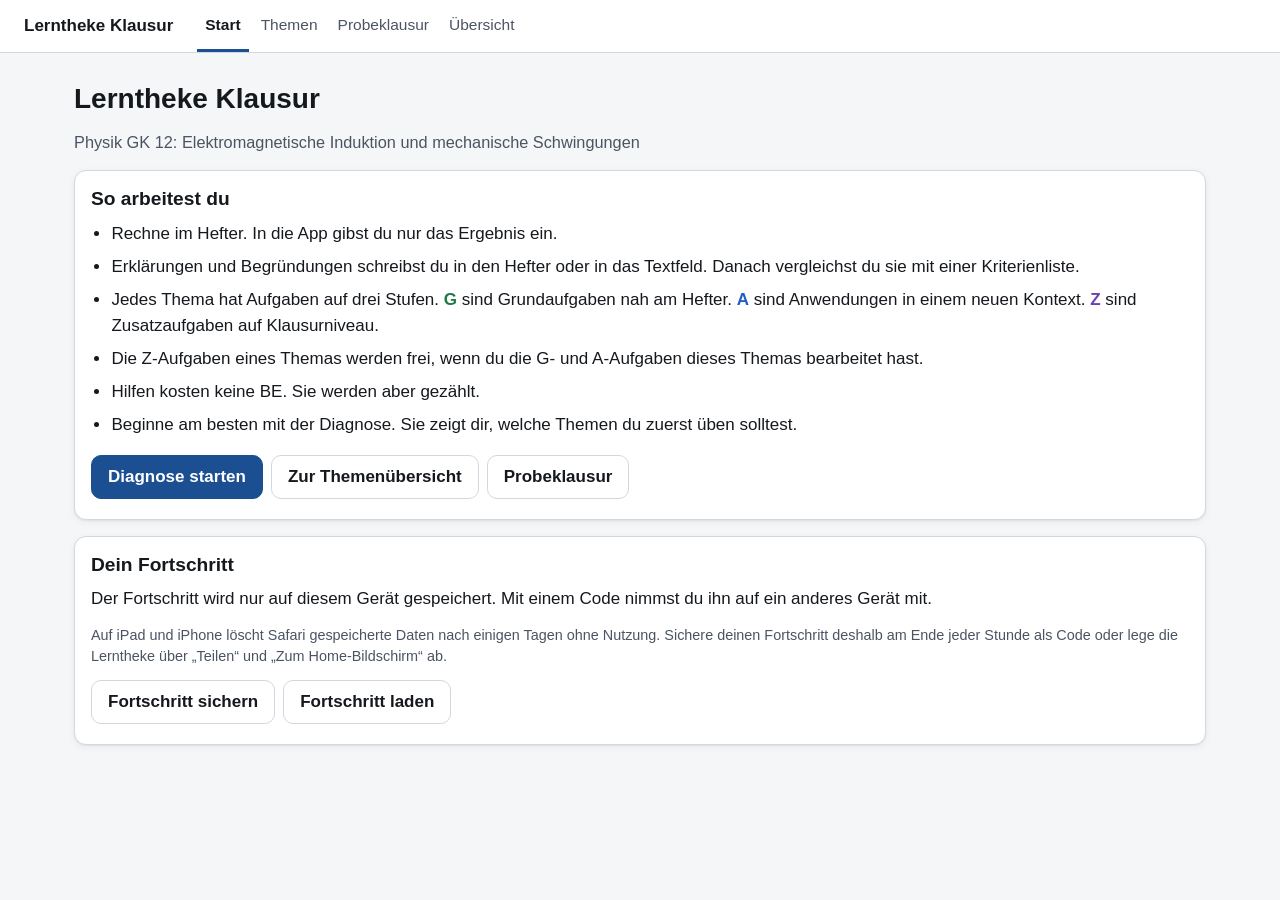
<file: index.html>
<!doctype html>
<html lang="de">
<head>
  <meta charset="utf-8">
  <meta name="viewport" content="width=device-width, initial-scale=1, viewport-fit=cover">
  <title>Lerntheke Klausur</title>
  <meta name="description" content="Digitale Lerntheke zur Klausur Physik GK 12: Elektromagnetische Induktion und mechanische Schwingungen">
  <meta name="theme-color" content="#f5f6f8" media="(prefers-color-scheme: light)">
  <meta name="theme-color" content="#14171c" media="(prefers-color-scheme: dark)">
  <meta name="apple-mobile-web-app-capable" content="yes">
  <meta name="apple-mobile-web-app-title" content="Lerntheke">
  <link rel="manifest" href="manifest.webmanifest">
  <link rel="icon" href="icons/icon.svg" type="image/svg+xml">
  <link rel="apple-touch-icon" href="icons/icon-180.png">
  <link rel="stylesheet" href="lib/katex/katex.min.css">
  <link rel="stylesheet" href="css/app.css">
  <script defer src="lib/katex/katex.min.js"></script>
  <script defer src="lib/katex/contrib/auto-render.min.js"></script>
  <script defer src="lib/qrcode/qrcode.js"></script>
  <script type="module" src="js/app.js"></script>
</head>
<body>
  <header class="kopf">
    <a class="marke" href="#/">Lerntheke Klausur</a>
    <nav id="navigation" aria-label="Hauptnavigation"></nav>
  </header>
  <div id="hinweisleiste" class="hinweisleiste"></div>
  <main id="inhalt" tabindex="-1">
    <noscript><p class="karte">Die Lerntheke braucht JavaScript.</p></noscript>
    <p class="laedt">Die Lerntheke wird geladen.</p>
  </main>
</body>
</html>
</file>
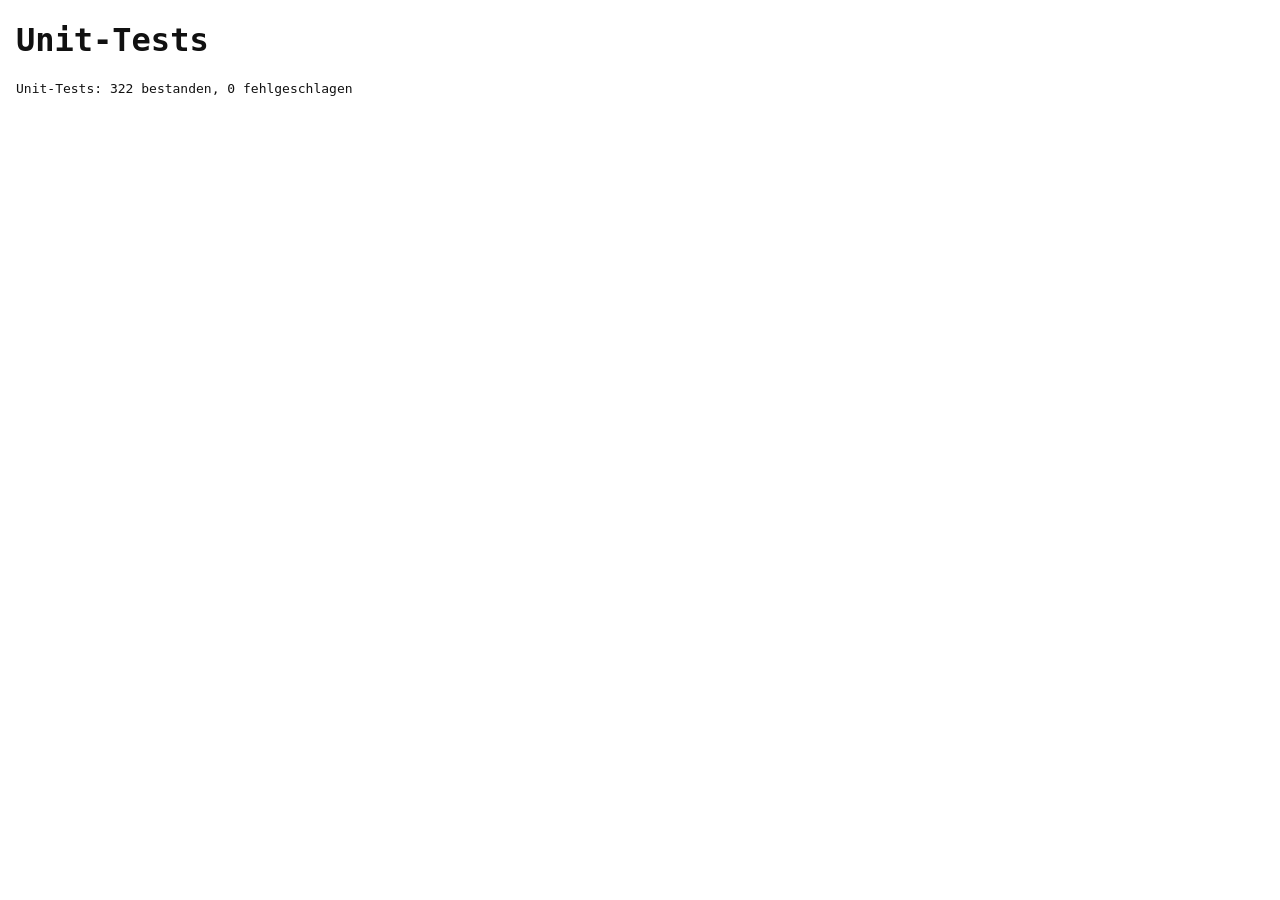
<file: tests/unit.html>
<!doctype html>
<html lang="de">
<head>
  <meta charset="utf-8">
  <meta name="viewport" content="width=device-width, initial-scale=1">
  <title>Unit-Tests</title>
  <style>body { font-family: ui-monospace, Menlo, monospace; margin: 16px; background: #fff; color: #111; }</style>
</head>
<body>
  <h1>Unit-Tests</h1>
  <pre id="ausgabe"></pre>
  <script>
    const ausgabe = document.getElementById('ausgabe');
    const log = console.log;
    console.log = (...x) => { ausgabe.textContent += x.join(' ') + '\n'; log(...x); };
    window.addEventListener('error', (e) => { ausgabe.textContent += 'FEHLER: ' + e.message + '\n'; });
    window.addEventListener('unhandledrejection', (e) => { ausgabe.textContent += 'FEHLER: ' + e.reason + '\nUnit-Tests: abgebrochen\n'; });
  </script>
  <script type="module" src="unit.mjs"></script>
</body>
</html>
</file>
<file: css/app.css>
/* Lerntheke Klausur: ruhig, kontrastreich, mobile first */

:root {
  --hg: #f5f6f8;
  --flaeche: #ffffff;
  --flaeche2: #eef1f5;
  --text: #15181d;
  --text2: #4b5462;
  --linie: #d3d8e0;
  --gitter: #dde2ea;
  --akzent: #1c4f91;
  --akzent-text: #ffffff;
  --g: #1b7a45;
  --a: #1f5fbf;
  --z: #6c3fb4;
  --ok: #1b7a45;
  --ok-hg: #e8f4ec;
  --fehler: #b8322a;
  --fehler-hg: #fbecea;
  --warn: #8a5a00;
  --warn-hg: #fdf3dc;
  --rot: #c8332b;
  --feld: #e4e7ec;
  --radius: 12px;
  --schatten: 0 1px 2px rgba(20, 24, 29, 0.06), 0 2px 8px rgba(20, 24, 29, 0.05);
  color-scheme: light;
}

@media (prefers-color-scheme: dark) {
  :root {
    --hg: #14171c;
    --flaeche: #1d2128;
    --flaeche2: #262b33;
    --text: #eef1f5;
    --text2: #aeb6c2;
    --linie: #3a414c;
    --gitter: #333a45;
    --akzent: #8fb6ec;
    --akzent-text: #0e1a2b;
    --g: #5cc28a;
    --a: #7aa9f0;
    --z: #b598ea;
    --ok: #5cc28a;
    --ok-hg: #17301f;
    --fehler: #f08a80;
    --fehler-hg: #3a1d1b;
    --warn: #f0c060;
    --warn-hg: #372b12;
    --rot: #f07a70;
    --feld: #2c323b;
    --schatten: none;
    color-scheme: dark;
  }
}

*, *::before, *::after { box-sizing: border-box; }

html { -webkit-text-size-adjust: 100%; }

body {
  margin: 0;
  background: var(--hg);
  color: var(--text);
  font-family: -apple-system, BlinkMacSystemFont, "Segoe UI", Roboto, "Helvetica Neue", Arial, sans-serif;
  font-size: 17px;
  line-height: 1.5;
  overflow-wrap: break-word;
}

.katex { font-size: 1em; white-space: nowrap; }
.formel-lang { display: block; max-width: 100%; overflow-x: auto; overflow-y: hidden; padding: 4px 0; }

a { color: var(--akzent); }
h1, h2, h3 { line-height: 1.25; margin: 0 0 0.5em; }
h1 { font-size: 1.55rem; }
h2 { font-size: 1.2rem; }
h3 { font-size: 1.02rem; }
p { margin: 0 0 0.75em; }

/* ------------------------------------------------ Kopf und Navigation */
.kopf {
  position: sticky; top: 0; z-index: 10;
  background: var(--flaeche);
  border-bottom: 1px solid var(--linie);
  padding: 8px 16px 0;
  padding-top: max(8px, env(safe-area-inset-top));
}
.marke { display: inline-block; font-weight: 700; color: var(--text); text-decoration: none; padding: 4px 0; }
#navigation { display: flex; gap: 4px; overflow-x: auto; scrollbar-width: none; margin: 0 -8px; }
#navigation::-webkit-scrollbar { display: none; }
#navigation a {
  flex: 0 0 auto; display: flex; align-items: center; min-height: 44px; padding: 0 8px; font-size: 0.97rem;
  color: var(--text2); text-decoration: none; border-bottom: 3px solid transparent; white-space: nowrap;
}
#navigation a.aktiv { color: var(--text); border-bottom-color: var(--akzent); font-weight: 600; }

main { max-width: 1180px; margin: 0 auto; padding: 16px 16px 48px; outline: none; }
.laedt { color: var(--text2); }

.hinweisleiste:empty { display: none; }
.hinweis-inhalt {
  display: flex; flex-wrap: wrap; gap: 8px; align-items: center; justify-content: space-between;
  max-width: 1180px; margin: 8px auto 0; padding: 8px 16px;
  background: var(--warn-hg); color: var(--text); border: 1px solid var(--warn); border-radius: var(--radius);
}

/* ------------------------------------------------ Bausteine */
.kopfbereich { margin: 8px 0 16px; }
.untertitel { color: var(--text2); font-size: 1.02rem; }
.ueberzeile { color: var(--text2); font-size: 0.9rem; margin-bottom: 4px; }
.klein { font-size: 0.9rem; color: var(--text2); }
.block { display: block; }
.zurueck { margin: 0 0 8px; }
.zurueck a { display: inline-flex; align-items: center; min-height: 44px; }
.zurueck a::before { content: "‹"; margin-right: 6px; font-size: 1.3em; line-height: 1; }

.karte {
  background: var(--flaeche); border: 1px solid var(--linie); border-radius: var(--radius);
  padding: 16px; margin-bottom: 16px; box-shadow: var(--schatten);
}

.liste { padding-left: 1.2em; margin: 0 0 1em; }
.liste li { margin-bottom: 0.45em; }

.knopfreihe { display: flex; flex-wrap: wrap; gap: 8px; margin: 12px 0 4px; }
.knopf {
  display: inline-flex; align-items: center; justify-content: center; gap: 6px;
  min-height: 44px; min-width: 44px; padding: 8px 16px;
  border: 1px solid var(--linie); border-radius: 10px;
  background: var(--flaeche); color: var(--text); font: inherit; font-weight: 600;
  text-decoration: none; cursor: pointer; transition: background-color .15s, border-color .15s;
  -webkit-tap-highlight-color: transparent;
}
.knopf:hover { border-color: var(--text2); }
.knopf:focus-visible, a:focus-visible, input:focus-visible, textarea:focus-visible, summary:focus-visible {
  outline: 3px solid var(--akzent); outline-offset: 2px;
}
.knopf.haupt { background: var(--akzent); border-color: var(--akzent); color: var(--akzent-text); }
.knopf.leise { background: transparent; }
.knopf.warnung { background: var(--fehler); border-color: var(--fehler); color: #fff; }
.knopf.klein { padding: 6px 12px; font-weight: 500; }
.knopf:disabled { opacity: 0.45; cursor: not-allowed; }

.chips { display: flex; flex-wrap: wrap; gap: 6px; margin: 0 0 12px; }
.chip {
  display: inline-flex; align-items: center; padding: 2px 10px; border-radius: 999px;
  border: 1px solid var(--linie); font-size: 0.85rem; font-weight: 600; color: var(--text2); background: var(--flaeche2);
}
.chip.stufe-G { color: var(--g); border-color: var(--g); background: transparent; }
.chip.stufe-A { color: var(--a); border-color: var(--a); background: transparent; }
.chip.stufe-Z { color: var(--z); border-color: var(--z); background: transparent; }
.chip.empfehlung { color: var(--warn); border-color: var(--warn); background: var(--warn-hg); }
.stufe-text-G { color: var(--g); }
.stufe-text-A { color: var(--a); }
.stufe-text-Z { color: var(--z); }

.warnhinweis { padding: 10px 12px; border-radius: 10px; background: var(--warn-hg); border: 1px solid var(--warn); }
.versteckt { display: none; }
.versteckt-kopie { position: fixed; left: -9999px; }

.bestaetigung {
  margin-top: 12px; padding: 12px; border: 1px solid var(--fehler); border-radius: 10px; background: var(--fehler-hg);
}

/* ------------------------------------------------ Themen */
h2.bereich { margin: 24px 0 12px; }
.kacheln { display: grid; grid-template-columns: 1fr; gap: 12px; }
.kachel {
  display: flex; flex-direction: column; gap: 4px;
  background: var(--flaeche); border: 1px solid var(--linie); border-radius: var(--radius);
  padding: 14px 16px; color: var(--text); text-decoration: none; box-shadow: var(--schatten);
  transition: border-color .15s;
}
.kachel:hover { border-color: var(--text2); }
.kachel.empfohlen { border: 2px solid var(--warn); padding: 13px 15px; }
.kachel-kopf { display: flex; justify-content: space-between; align-items: center; }
.kachel-id { font-weight: 700; color: var(--text2); font-size: 0.9rem; }
.kachel-titel { font-weight: 650; font-size: 1.08rem; line-height: 1.3; }
.kachel-hefter { font-size: 0.88rem; color: var(--text2); }
.balken-gruppe { display: flex; flex-direction: column; gap: 5px; margin-top: 8px; }
.balken { display: grid; grid-template-columns: 18px 1fr 64px; gap: 8px; align-items: center; font-size: 0.85rem; }
.balken-name { font-weight: 700; }
.balken-spur { height: 8px; border-radius: 4px; background: var(--flaeche2); overflow: hidden; border: 1px solid var(--linie); }
.balken-fuellung { display: block; height: 100%; border-radius: 4px; }
.balken-zahl { text-align: right; color: var(--text2); font-variant-numeric: tabular-nums; }
.balken.stufe-G .balken-name { color: var(--g); } .balken.stufe-G .balken-fuellung { background: var(--g); }
.balken.stufe-A .balken-name { color: var(--a); } .balken.stufe-A .balken-fuellung { background: var(--a); }
.balken.stufe-Z .balken-name { color: var(--z); } .balken.stufe-Z .balken-fuellung { background: var(--z); }
.balken.gesperrt .balken-spur { opacity: 0.4; }

.checkliste { list-style: none; padding: 0; margin: 0 0 8px; }
.checkliste li { position: relative; padding: 4px 0 4px 28px; }
.checkliste li::before {
  content: ""; position: absolute; left: 2px; top: 0.55em; width: 14px; height: 14px;
  border: 2px solid var(--text2); border-radius: 3px;
}

.stufenblock { margin-bottom: 20px; }
.stufenblock h2 { display: flex; align-items: center; gap: 8px; }
.sperrhinweis { padding: 10px 12px; border-radius: 10px; background: var(--flaeche2); color: var(--text2); }
.aufgabenliste { list-style: none; padding: 0; margin: 0; display: grid; gap: 8px; }
.aufgabe-eintrag {
  display: flex; flex-direction: column; min-height: 56px; justify-content: center;
  padding: 10px 14px; background: var(--flaeche); border: 1px solid var(--linie); border-left-width: 5px;
  border-radius: 10px; color: var(--text); text-decoration: none;
}
.stufe-G .aufgabe-eintrag { border-left-color: var(--g); }
.stufe-A .aufgabe-eintrag { border-left-color: var(--a); }
.stufe-Z .aufgabe-eintrag { border-left-color: var(--z); }
.aufgabe-eintrag.gesperrt { opacity: 0.55; }
.aufgabe-titel { font-weight: 600; }
.aufgabe-status { font-size: 0.88rem; color: var(--text2); }
.aufgabe-eintrag.fertig .aufgabe-status { color: var(--ok); }

/* ------------------------------------------------ Aufgabe */
.aufgabe { display: grid; grid-template-columns: minmax(0, 1fr); gap: 16px; }
.aufgabe-links, .aufgabe-rechts { min-width: 0; }
.aufgabenkopf h1 { margin-bottom: 8px; }
.kontext { font-size: 1.04rem; }
.abbildung { margin: 12px 0 16px; padding: 8px; background: var(--flaeche); border: 1px solid var(--linie); border-radius: var(--radius); }
.skizze-text { margin: 8px; color: var(--text2); }

.teil {
  background: var(--flaeche); border: 1px solid var(--linie); border-radius: var(--radius);
  padding: 14px 16px; margin-bottom: 14px; box-shadow: var(--schatten);
}
.teil.erledigt { border-color: var(--linie); }
.teil-kopf { display: grid; grid-template-columns: auto minmax(0, 1fr); gap: 8px; }
.teil-id { font-weight: 700; }
.teil-text > p:first-child { margin-bottom: 2px; }
.teil-meta { font-size: 0.85rem; color: var(--text2); }

.eingabe { margin-top: 8px; }
.eingabe-label { display: block; font-size: 0.9rem; font-weight: 600; margin-bottom: 4px; color: var(--text2); }
.eingabe-zeile { display: flex; align-items: center; gap: 10px; }
.zahlfeld, .textfeld {
  font: inherit; color: var(--text); background: var(--flaeche);
  border: 2px solid var(--linie); border-radius: 10px; padding: 8px 12px; min-height: 48px;
}
.zahlfeld { width: 100%; max-width: 240px; font-size: 1.1rem; font-variant-numeric: tabular-nums; }
.textfeld { width: 100%; resize: vertical; }
.textfeld.code { font-family: ui-monospace, Menlo, Consolas, monospace; font-size: 0.95rem; word-break: break-all; }
.zahlfeld:focus, .textfeld:focus { border-color: var(--akzent); outline: none; }
.einheit { font-weight: 600; font-size: 1.05rem; }
.ergebnis-anzeige p { margin-bottom: 4px; }

.optionen { display: grid; gap: 8px; margin: 8px 0; }
.option {
  display: flex; align-items: flex-start; gap: 12px; min-height: 48px; padding: 10px 12px;
  border: 2px solid var(--linie); border-radius: 10px; background: var(--flaeche); cursor: pointer;
}
.option:has(input:checked) { border-color: var(--akzent); background: var(--flaeche2); }
.option input { width: 22px; height: 22px; margin: 2px 0 0; flex: 0 0 auto; accent-color: var(--akzent); }
.option-text { flex: 1 1 auto; min-width: 0; }
.option.zeige-richtig { border-color: var(--ok); background: var(--ok-hg); }
.option.zeige-falsch { border-color: var(--fehler); background: var(--fehler-hg); }
.option-marke { flex: 0 0 auto; font-size: 0.82rem; font-weight: 700; color: var(--text2); align-self: center; }
.zeige-richtig .option-marke { color: var(--ok); }
.zeige-falsch .option-marke { color: var(--fehler); }
.schalter { margin: 12px 0 4px; }

.rueckmeldung {
  margin: 12px 0 4px; padding: 10px 12px; border-radius: 10px; border: 2px solid var(--linie); background: var(--flaeche2);
}
.rueckmeldung.ok { border-color: var(--ok); background: var(--ok-hg); }
.rueckmeldung.ok strong { color: var(--ok); }
.rueckmeldung.falsch { border-color: var(--fehler); background: var(--fehler-hg); }
.rueckmeldung.falsch strong { color: var(--fehler); }

.hilfen { display: grid; gap: 8px; margin-top: 10px; }
.hilfen:empty { display: none; }
.hilfe { padding: 8px 12px; border-left: 4px solid var(--warn); background: var(--warn-hg); border-radius: 0 10px 10px 0; }
.hilfe p { margin: 0; }
.hilfe-nr { display: block; font-size: 0.8rem; font-weight: 700; color: var(--warn); }

.loesung { margin-top: 12px; padding: 10px 14px; border: 1px solid var(--linie); border-radius: 10px; background: var(--flaeche2); }
.loesung ol { margin: 0; padding-left: 1.3em; }
.loesung li { margin-bottom: 4px; }
.loesung-klapp { margin-top: 10px; }
.loesung-klapp summary { cursor: pointer; min-height: 44px; display: flex; align-items: center; color: var(--akzent); font-weight: 600; }

.kriterien-titel { margin-top: 12px; }
.kriterien { list-style: none; padding: 0; margin: 0; display: grid; gap: 6px; }
.kriterien li { padding: 8px 12px; border-radius: 10px; border: 1px solid var(--linie); }
.kriterien li.erfuellt { border-color: var(--ok); background: var(--ok-hg); }
.kriterium-marke { display: block; font-size: 0.8rem; font-weight: 700; color: var(--text2); }
.erfuellt .kriterium-marke { color: var(--ok); }
.hinweis-text { margin-top: 10px; }

.abschluss { border-color: var(--ok); }

/* ------------------------------------------------ Diagnose */
.diagnose-frage { font-size: 1.15rem; margin: 12px 0; }
.fortschritt-duenn { height: 6px; background: var(--flaeche2); border-radius: 3px; overflow: hidden; }
.fortschritt-duenn span { display: block; height: 100%; background: var(--akzent); }
.empfehlungsliste li { margin-bottom: 6px; }
.empfehlungsliste a { display: inline-flex; min-height: 36px; align-items: center; }
.diagnose-tabelle { list-style: none; padding: 0; margin: 0 0 12px; }
.diagnose-tabelle li { display: flex; justify-content: space-between; gap: 12px; padding: 8px 0; border-bottom: 1px solid var(--linie); }
.diagnose-tabelle .wert { flex: 0 0 auto; font-variant-numeric: tabular-nums; color: var(--text2); }
.diagnose-tabelle li.mit-fehler .wert, td.mit-fehler { color: var(--fehler); font-weight: 600; }

/* ------------------------------------------------ Probeklausur */
.klausurleiste {
  position: sticky; top: 92px; z-index: 5; display: flex; justify-content: space-between; align-items: center;
  margin: 0 0 12px; padding: 10px 14px; border-radius: var(--radius);
  background: var(--akzent); color: var(--akzent-text); font-weight: 700; font-variant-numeric: tabular-nums;
}
.klausur-aufgaben { border: 0; padding: 0; margin: 0; min-width: 0; }
.klausur-aufgaben:disabled { opacity: 0.6; }
.aufgabe-klausur .teil { box-shadow: none; }
.ergebnis-gross { display: flex; align-items: baseline; gap: 10px; }
.np { font-size: 3.2rem; font-weight: 800; line-height: 1; color: var(--akzent); }
.np-text { font-size: 1.2rem; font-weight: 600; }
.ergebnis-zeile { font-size: 1.15rem; margin-top: 8px; }
.eigene-antwort { margin: 8px 0; padding: 8px 12px; border-left: 4px solid var(--linie); white-space: pre-wrap; background: var(--flaeche2); }
.vergleich { display: grid; grid-template-columns: auto minmax(0, 1fr); gap: 4px 12px; margin: 8px 0 0; }
.vergleich dt { font-weight: 600; color: var(--text2); }
.vergleich dd { margin: 0; }
.schluessel summary { cursor: pointer; min-height: 44px; display: flex; align-items: center; font-weight: 600; color: var(--akzent); }

.tabelle-huelle { overflow-x: auto; }
.tabelle { width: 100%; border-collapse: collapse; font-size: 0.95rem; }
.tabelle th, .tabelle td { text-align: left; padding: 8px 6px; border-bottom: 1px solid var(--linie); vertical-align: top; }
.tabelle th { font-size: 0.85rem; color: var(--text2); }
.tabelle tr.markiert td { font-weight: 700; background: var(--flaeche2); }
.uebersicht td:nth-child(n+2), .uebersicht th:nth-child(n+2) { white-space: nowrap; }

.zusammenfassung { display: grid; grid-template-columns: 1fr; gap: 12px; }
.kennzahl { display: flex; flex-direction: column; padding: 12px; background: var(--flaeche2); border-radius: 10px; }
.kennzahl-wert { font-size: 1.8rem; font-weight: 800; color: var(--akzent); }
.kennzahl-text { color: var(--text2); }

.qr { max-width: 260px; margin: 8px 0 16px; background: #fff; padding: 8px; border-radius: 10px; }
.qr svg { display: block; width: 100%; height: auto; }

/* ------------------------------------------------ Lehrkraft */
.sprungliste { display: flex; flex-wrap: wrap; gap: 6px; margin-top: 12px; }
.sprungliste a { display: inline-flex; align-items: center; justify-content: center; min-width: 44px; min-height: 44px; border: 1px solid var(--linie); border-radius: 8px; text-decoration: none; }
.lehrer-thema { margin-top: 24px; }
.optionsliste { padding-left: 1.2em; }
.optionsliste li.richtig { font-weight: 600; }
.optionsliste .option-marke { margin-left: 8px; color: var(--ok); }
.fehlerseite { border-color: var(--fehler); }

/* ------------------------------------------------ Abbildungen */
svg.abb { display: block; width: 100%; max-width: 560px; height: auto; margin: 0 auto; font-family: inherit; }
svg.abb text { fill: var(--text); font-size: 13px; }
svg.abb .achsentitel { font-size: 14px; font-weight: 600; }
svg.abb .abschnitt { font-size: 15px; font-weight: 700; }
svg.abb.skizze text { font-size: 15px; }
svg.abb .beschriftung-gross { font-size: 18px; font-weight: 700; font-style: italic; }
svg.abb .gitter line { stroke: var(--gitter); stroke-width: 1; }
svg.abb .achse line { stroke: var(--text); stroke-width: 1.6; }
svg.abb .strich { stroke: var(--text); stroke-width: 1.2; }
svg.abb .pfeilspitze { fill: var(--text); }
svg.abb .kurve { fill: none; stroke: var(--akzent); stroke-width: 2.6; stroke-linejoin: round; }
svg.abb .einhuellende { fill: none; stroke: var(--rot); stroke-width: 2; stroke-dasharray: 7 5; }
svg.abb .klammer { fill: none; stroke: var(--text2); stroke-width: 1.4; }
svg.abb .feld { fill: var(--feld); stroke: var(--text2); stroke-width: 1; }
svg.abb .kreuz path { stroke: var(--text2); stroke-width: 1.6; }
svg.abb .leiter { fill: none; stroke: var(--akzent); stroke-width: 3.5; }
svg.abb .vektor { stroke: var(--text); stroke-width: 2.2; }
svg.abb .mass line { stroke: var(--text2); stroke-width: 1.2; }
svg.abb .leitung { fill: none; stroke: var(--text); stroke-width: 2; }
svg.abb .leitung.dick { stroke-width: 5; }
svg.abb .spule { fill: var(--text); }
svg.abb .bauteil { fill: var(--flaeche); stroke: var(--text); stroke-width: 2; }
svg.abb .punkt { fill: var(--text); }
.abb-reihe { display: grid; grid-template-columns: 1fr; gap: 8px; }
.abb-klein { margin: 0; }
.abb-klein figcaption { text-align: center; font-weight: 700; font-size: 0.95rem; }
.abb-klein svg.abb { max-width: 340px; }

/* ------------------------------------------------ Tablet */
@media (min-width: 640px) {
  .abb-reihe { grid-template-columns: repeat(3, minmax(0, 1fr)); }
  .zusammenfassung { grid-template-columns: 1fr 1fr; }
}
@media (min-width: 700px) {
  main { padding: 20px 24px 56px; }
  .kopf { display: flex; align-items: center; gap: 24px; padding: 0 24px; }
  #navigation { margin: 0; }
  #navigation a { min-height: 52px; }
  .kacheln { grid-template-columns: repeat(2, minmax(0, 1fr)); }
  .klausurleiste { top: 60px; }
  h1 { font-size: 1.75rem; }
}
@media (min-width: 900px) and (orientation: landscape) {
  .aufgabe { grid-template-columns: minmax(0, 5fr) minmax(0, 6fr); gap: 24px; align-items: start; }
  .aufgabe-links { position: sticky; top: 72px; max-height: calc(100vh - 88px); overflow-y: auto; }
}
@media (prefers-reduced-motion: reduce) {
  * { transition: none !important; }
}

@media print {
  .kopf, .knopfreihe, .hinweisleiste { display: none; }
  body { background: #fff; }
}
</file>
